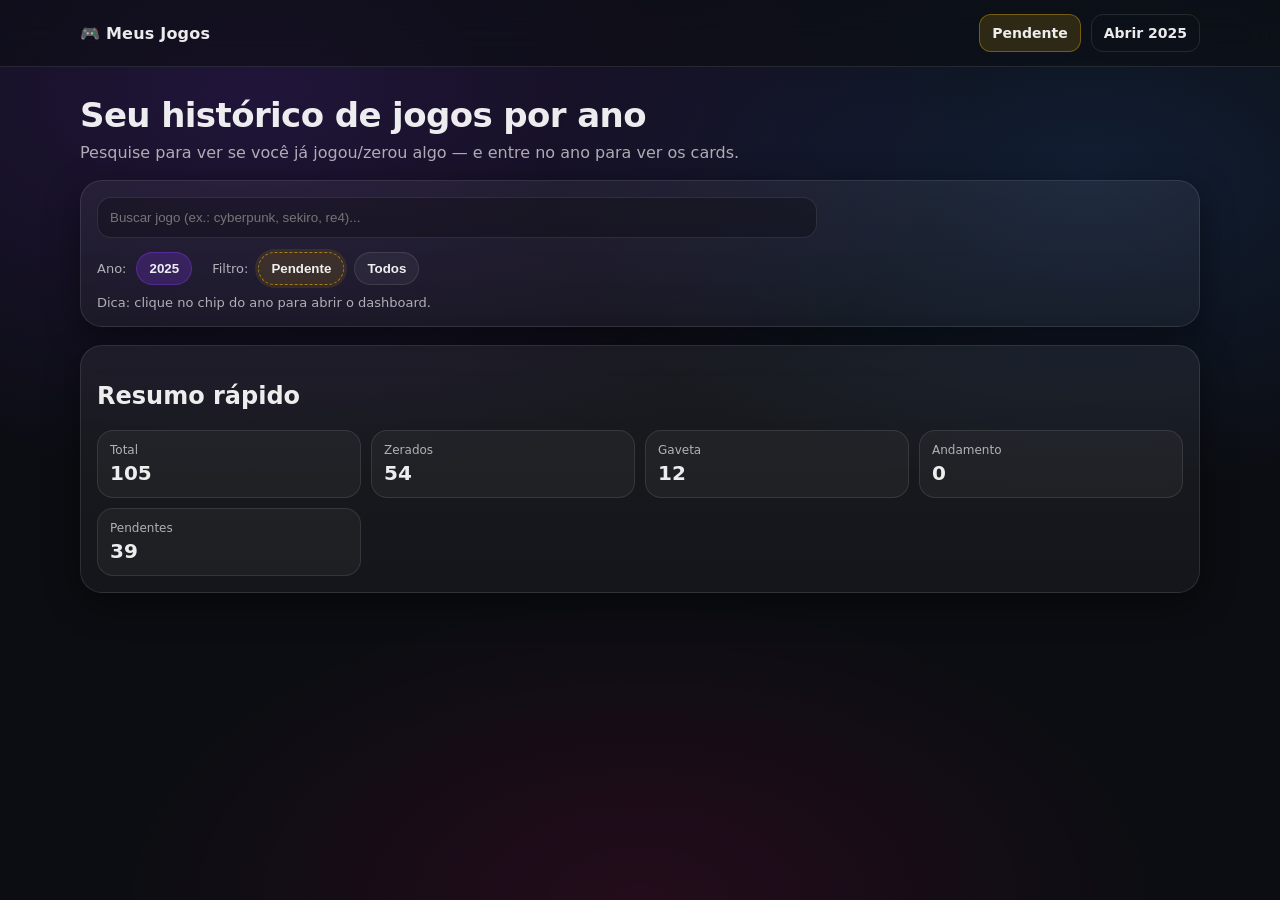
<file: index.html>
<!doctype html>
<html lang="pt-br">
<head>
  <meta charset="utf-8" />
  <meta name="viewport" content="width=device-width,initial-scale=1" />
  <title>Meus Jogos • Home</title>
  <link rel="stylesheet" href="./assets/styles.css" />
</head>
<body>
  <header class="topbar">
    <div class="topbar__inner">
      <a class="brand" href="./index.html">🎮 Meus Jogos</a>

    <nav class="topbar__actions">
        <a class="btn btn--pending" href="./year.html?year=pendente">Pendente</a>
        <a class="btn btn--ghost" href="./year.html?year=2025">Abrir 2025</a>
    </nav>
    </div>
  </header>

  <main class="container">
    <section class="hero">
      <h1>Seu histórico de jogos por ano</h1>
      <p class="muted">Pesquise para ver se você já jogou/zerou algo — e entre no ano para ver os cards.</p>
    </section>

    <section class="panel">
      <div class="searchRow">
        <div class="searchBox">
          <input id="homeSearch" class="input" type="search" placeholder="Buscar jogo (ex.: cyberpunk, sekiro, re4)..." autocomplete="off" />
          <div id="homeSearchResults" class="searchResults" aria-live="polite"></div>
        </div>
      </div>

      <div class="chipsRow">
        <span class="label">Ano:</span>
        <button class="chip chip--active" data-year="2025" type="button">2025</button>

        <span class="label" style="margin-left:10px;">Filtro:</span>
        <button class="chip chip--pending" data-status="pendente" type="button">Pendente</button>
        <button class="chip" data-status="all" type="button">Todos</button>
      </div>

      <div class="hint">
        Dica: clique no chip do ano para abrir o dashboard.
      </div>
    </section>

    <section class="panel">
      <h2>Resumo rápido</h2>
      <div id="homeStats" class="statsGrid"></div>
    </section>
  </main>

  <div id="modalRoot"></div>

  <script src="./assets/app.js"></script>
</body>
</html>
</file>
<file: assets/styles.css>
:root{
  --bg: #0b0d12;
  --panel: rgba(255,255,255,0.06);
  --panel2: rgba(255,255,255,0.08);
  --text: rgba(255,255,255,0.92);
  --muted: rgba(255,255,255,0.65);
  --stroke: rgba(255,255,255,0.10);
  --shadow: 0 10px 35px rgba(0,0,0,0.45);
  --radius: 18px;
  --radius2: 22px;
}

*{ box-sizing: border-box; }
html,body{ height:100%; }
body{
  margin:0;
  font-family: ui-sans-serif, system-ui, -apple-system, Segoe UI, Roboto, Arial, "Apple Color Emoji","Segoe UI Emoji";
  background:
    radial-gradient(1200px 650px at 20% 10%, rgba(131, 56, 236, 0.18), transparent 60%),
    radial-gradient(900px 520px at 85% 20%, rgba(58, 134, 255, 0.14), transparent 60%),
    radial-gradient(900px 520px at 50% 100%, rgba(255, 0, 110, 0.10), transparent 60%),
    var(--bg);
  color: var(--text);
}

a{ color: inherit; text-decoration: none; }

.container{
  width: min(1120px, calc(100% - 32px));
  margin: 28px auto 64px;
}

.topbar{
  position: sticky;
  top:0;
  z-index: 10;
  backdrop-filter: blur(16px);
  background: rgba(11,13,18,0.55);
  border-bottom: 1px solid var(--stroke);
}

.topbar__inner{
  width: min(1120px, calc(100% - 32px));
  margin: 0 auto;
  display:flex;
  align-items:center;
  justify-content: space-between;
  gap: 12px;
  padding: 14px 0;
}

.brand{
  font-weight: 750;
  letter-spacing: 0.2px;
}

.topbar__actions{
  display:flex;
  gap: 10px;
  align-items:center;
}

.topbar__center{ display:flex; justify-content:center; flex:1; }

.pill{
  font-size: 12px;
  padding: 6px 10px;
  border: 1px solid var(--stroke);
  background: rgba(255,255,255,0.05);
  border-radius: 999px;
  color: var(--muted);
}

.hero h1{ margin: 0 0 8px; font-size: 34px; letter-spacing: -0.6px; }
.muted{ color: var(--muted); margin:0; }

.panel{
  margin-top: 18px;
  border: 1px solid var(--stroke);
  background: linear-gradient(180deg, rgba(255,255,255,0.06), rgba(255,255,255,0.04));
  border-radius: var(--radius2);
  box-shadow: var(--shadow);
  padding: 16px;
}

.btn{
  border: 1px solid var(--stroke);
  background: rgba(255,255,255,0.05);
  color: var(--text);
  padding: 10px 12px;
  border-radius: 12px;
  cursor: pointer;
  transition: transform .12s ease, background .12s ease;
  font-weight: 600;
  font-size: 14px;
}
.btn:hover{ transform: translateY(-1px); background: rgba(255,255,255,0.08); }
.btn:active{ transform: translateY(0px); }

.btn--primary{
  background: rgba(58, 134, 255, 0.22);
  border-color: rgba(58, 134, 255, 0.35);
}
.btn--primary:hover{ background: rgba(58, 134, 255, 0.28); }

.btn--ghost{
  background: transparent;
}

.input, .select{
  width: 100%;
  border: 1px solid var(--stroke);
  background: rgba(0,0,0,0.25);
  color: var(--text);
  padding: 12px 12px;
  border-radius: 14px;
  outline: none;
}
.input:focus, .select:focus{
  border-color: rgba(58, 134, 255, 0.55);
  box-shadow: 0 0 0 3px rgba(58, 134, 255, 0.14);
}

.label{ color: var(--muted); font-size: 13px; }

.searchRow{ display:flex; }
.searchBox{ position: relative; width: min(720px, 100%); }

.searchResults{
  position: absolute;
  top: calc(100% + 8px);
  left:0;
  right:0;
  border-radius: 14px;
  overflow:hidden;
  border: 1px solid var(--stroke);
  background: rgba(12,14,20,0.92);
  box-shadow: var(--shadow);
  display:none;
}
.searchResults.isOpen{ display:block; }
.searchResults .item{
  padding: 10px 12px;
  border-bottom: 1px solid rgba(255,255,255,0.06);
  display:flex;
  justify-content: space-between;
  gap: 10px;
  cursor:pointer;
}
.searchResults .item:hover{ background: rgba(255,255,255,0.06); }
.searchResults .item:last-child{ border-bottom: none; }
.searchResults .tag{ color: var(--muted); font-size: 12px; }

.chipsRow{
  display:flex;
  align-items:center;
  gap: 10px;
  margin-top: 14px;
}

.chip{
  border: 1px solid var(--stroke);
  background: rgba(255,255,255,0.05);
  color: var(--text);
  padding: 8px 12px;
  border-radius: 999px;
  cursor: pointer;
  font-weight: 650;
}
.chip--active{
  background: rgba(131, 56, 236, 0.24);
  border-color: rgba(131, 56, 236, 0.40);
}

.hint{
  margin-top: 10px;
  color: var(--muted);
  font-size: 13px;
}

.toolbar{
  display:flex;
  gap: 12px;
  align-items:center;
  justify-content: space-between;
  flex-wrap: wrap;
}

.filters{
  display:flex;
  gap: 10px;
  align-items:center;
}

.statsGrid{
  margin-top: 12px;
  display:grid;
  grid-template-columns: repeat(4, minmax(0,1fr));
  gap: 10px;
}
@media (max-width: 900px){
  .statsGrid{ grid-template-columns: repeat(2, minmax(0,1fr)); }
}

.stat{
  border: 1px solid var(--stroke);
  background: rgba(255,255,255,0.04);
  border-radius: 16px;
  padding: 12px;
}
.stat .k{ color: var(--muted); font-size: 12px; }
.stat .v{ font-size: 20px; font-weight: 800; margin-top: 4px; }

.grid{
  display:grid;
  grid-template-columns: repeat(4, minmax(0,1fr));
  gap: 14px;
}
@media (max-width: 1100px){
  .grid{ grid-template-columns: repeat(3, minmax(0,1fr)); }
}
@media (max-width: 820px){
  .grid{ grid-template-columns: repeat(2, minmax(0,1fr)); }
}
@media (max-width: 540px){
  .grid{ grid-template-columns: repeat(1, minmax(0,1fr)); }
}

.card{
  border: 1px solid var(--stroke);
  background: rgba(255,255,255,0.05);
  border-radius: var(--radius2);
  overflow:hidden;
  box-shadow: 0 10px 30px rgba(0,0,0,0.35);
  transition: transform .14s ease, border-color .14s ease, background .14s ease;
  display:flex;
  flex-direction: column;
  min-height: 310px;
}
.card:hover{
  transform: translateY(-2px);
  border-color: rgba(255,255,255,0.16);
  background: rgba(255,255,255,0.06);
}

.cover{
  width: 100%;
  aspect-ratio: 16 / 8;
  background: rgba(255,255,255,0.06);
  display:block;
  object-fit: cover;
}

.card__body{
  padding: 12px 12px 10px;
  display:flex;
  flex-direction: column;
  gap: 10px;
  flex: 1;
}

.title{
  font-weight: 800;
  letter-spacing: -0.2px;
  line-height: 1.1;
  margin: 0;
  font-size: 16px;
}

.card__footer{
  margin-top: auto;
  display:flex;
  align-items:center;
  justify-content: space-between;
  gap: 10px;
  padding-top: 6px;
}

.status{
  font-size: 12px;
  padding: 6px 10px;
  border-radius: 999px;
  border: 1px solid rgba(255,255,255,0.12);
  color: rgba(255,255,255,0.86);
  background: rgba(0,0,0,0.20);
  text-transform: uppercase;
  letter-spacing: 0.8px;
  font-weight: 800;
}

.rating{
  font-size: 12px;
  padding: 6px 10px;
  border-radius: 999px;
  border: 1px solid rgba(255,255,255,0.14);
  background: rgba(0,0,0,0.22);
  font-weight: 900;
  letter-spacing: 0.2px;
}

.rating--empty{ color: var(--muted); border-style: dashed; }

.rating--low{ box-shadow: 0 0 0 0 rgba(255, 0, 110, 0.0); }
.rating--mid{ box-shadow: 0 0 0 0 rgba(255, 190, 11, 0.0); }
.rating--high{ box-shadow: 0 0 0 0 rgba(58, 134, 255, 0.0); }

.rating--ten{
  position: relative;
  border-color: rgba(255,255,255,0.24);
  overflow:hidden;
  box-shadow: 0 0 16px rgba(255,255,255,0.18);
}
.rating--ten::before{
  content:"";
  position:absolute;
  inset:-60% -60%;
  background: conic-gradient(from 140deg,
    rgba(255,255,255,0.0),
    rgba(255,255,255,0.55),
    rgba(255,255,255,0.0),
    rgba(255,255,255,0.35),
    rgba(255,255,255,0.0)
  );
  animation: spin 2.2s linear infinite;
  filter: blur(0.2px);
}
.rating--ten > span{
  position: relative;
  z-index: 1;
}

@keyframes spin{
  to{ transform: rotate(360deg); }
}

.hidden{ display:none !important; }

.emptyState{
  text-align:center;
  padding: 26px 14px;
  color: var(--muted);
}

/* Modal */
.modalBackdrop{
  position: fixed;
  inset: 0;
  background: rgba(0,0,0,0.55);
  backdrop-filter: blur(8px);
  display:flex;
  align-items: center;
  justify-content: center;
  padding: 18px;
  z-index: 40;
}
.modal{
  width: min(820px, 100%);
  border: 1px solid var(--stroke);
  background: rgba(12,14,20,0.92);
  border-radius: 20px;
  box-shadow: var(--shadow);
  overflow:hidden;
}
.modal__head{
  display:flex;
  align-items:center;
  justify-content: space-between;
  gap: 12px;
  padding: 14px 14px;
  border-bottom: 1px solid rgba(255,255,255,0.08);
}
.modal__body{
  padding: 14px;
}
.modal__grid{
  display:grid;
  grid-template-columns: 1fr 1fr;
  gap: 12px;
}
@media (max-width: 760px){
  .modal__grid{ grid-template-columns: 1fr; }
}
.textarea{
  width:100%;
  min-height: 170px;
  resize: vertical;
  border: 1px solid var(--stroke);
  background: rgba(0,0,0,0.25);
  color: var(--text);
  padding: 12px;
  border-radius: 14px;
  outline: none;
  font-family: ui-monospace, SFMono-Regular, Menlo, Monaco, Consolas, "Liberation Mono", monospace;
  font-size: 12px;
}

/* ===== PENDENTE (visual diferente) ===== */

.btn--pending{
  background: rgba(255, 190, 11, 0.14);
  border-color: rgba(255, 190, 11, 0.35);
}
.btn--pending:hover{
  background: rgba(255, 190, 11, 0.20);
}

/* chip pendente: dashed + glow leve */
.chip--pending{
  border-style: dashed;
  border-color: rgba(255, 190, 11, 0.55);
  background: rgba(255, 190, 11, 0.12);
  box-shadow: 0 0 0 3px rgba(255, 190, 11, 0.10);
}
.chip--pending:hover{
  background: rgba(255, 190, 11, 0.18);
}

/* status pendente no card: dashed + glow */
.status--pendente{
  border-style: dashed;
  border-color: rgba(255, 190, 11, 0.55);
  background: rgba(255, 190, 11, 0.10);
  box-shadow: 0 0 12px rgba(255, 190, 11, 0.10);
}
</file>
